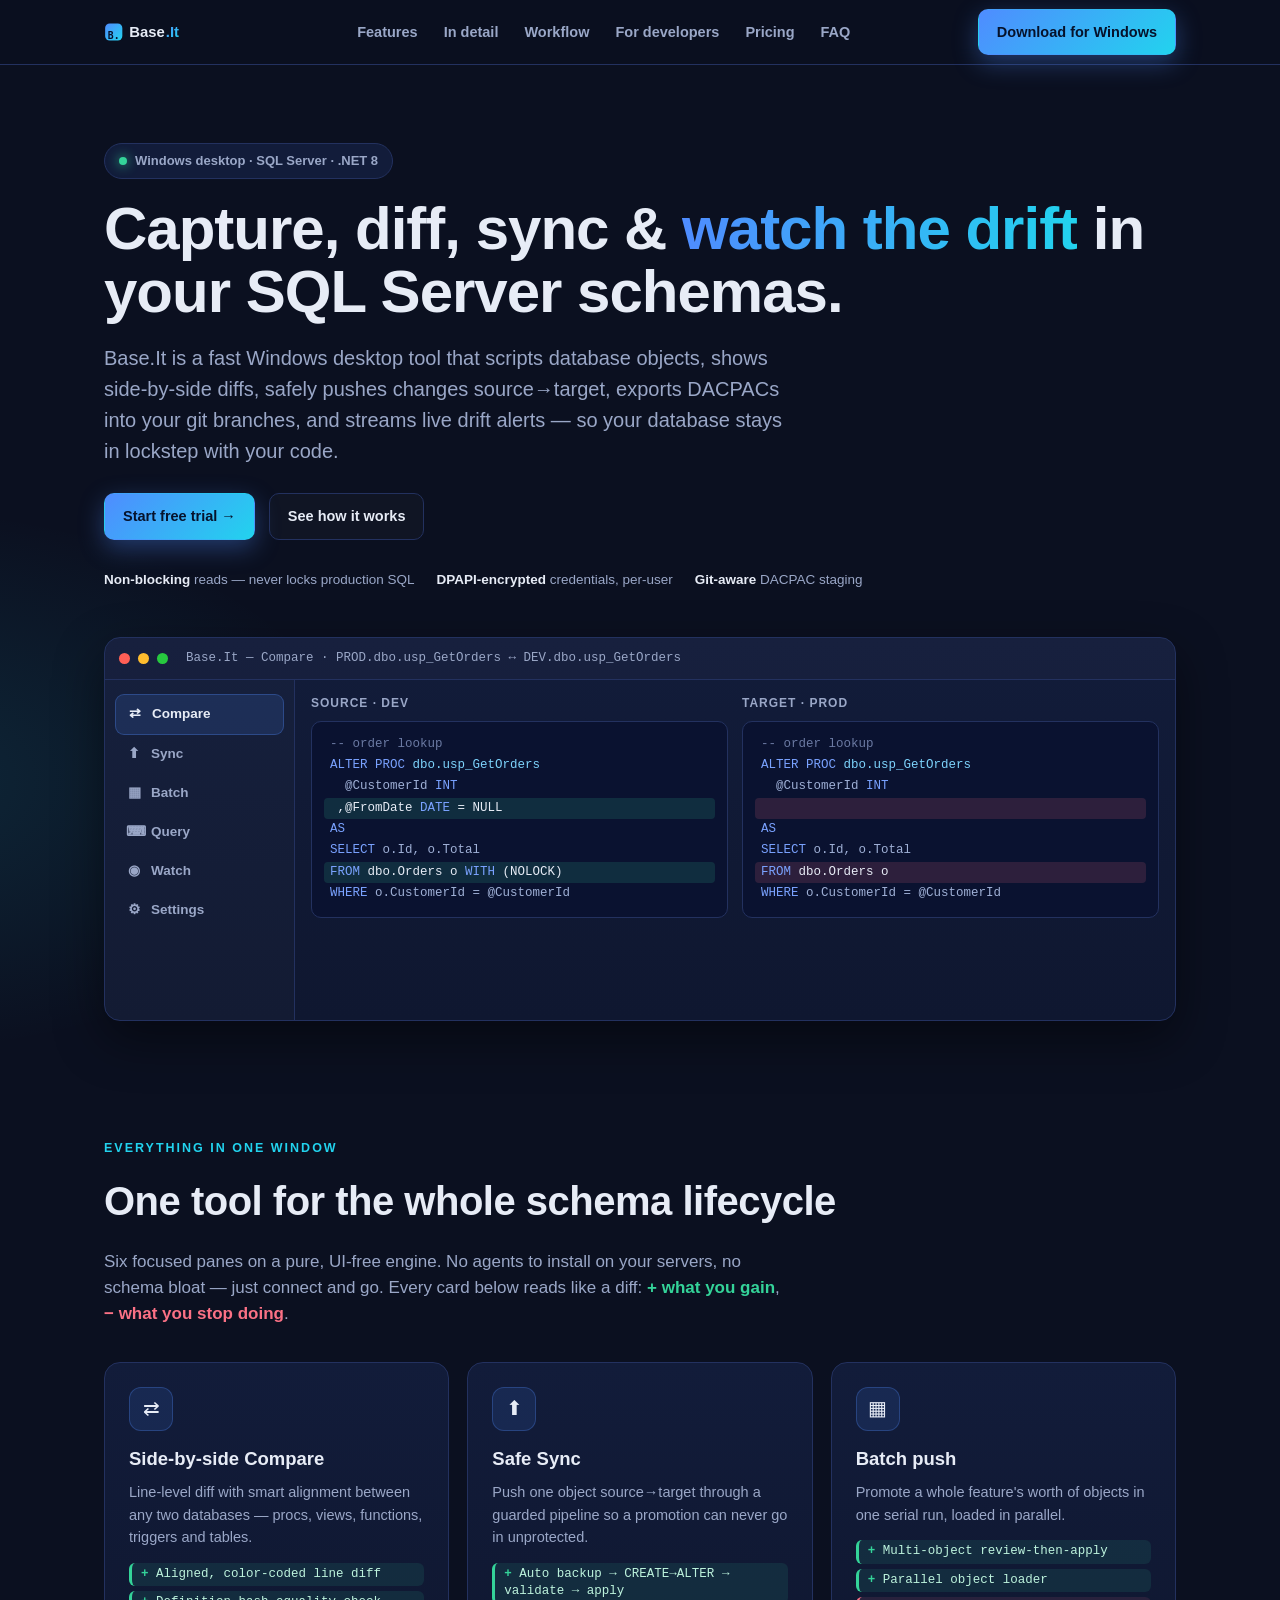
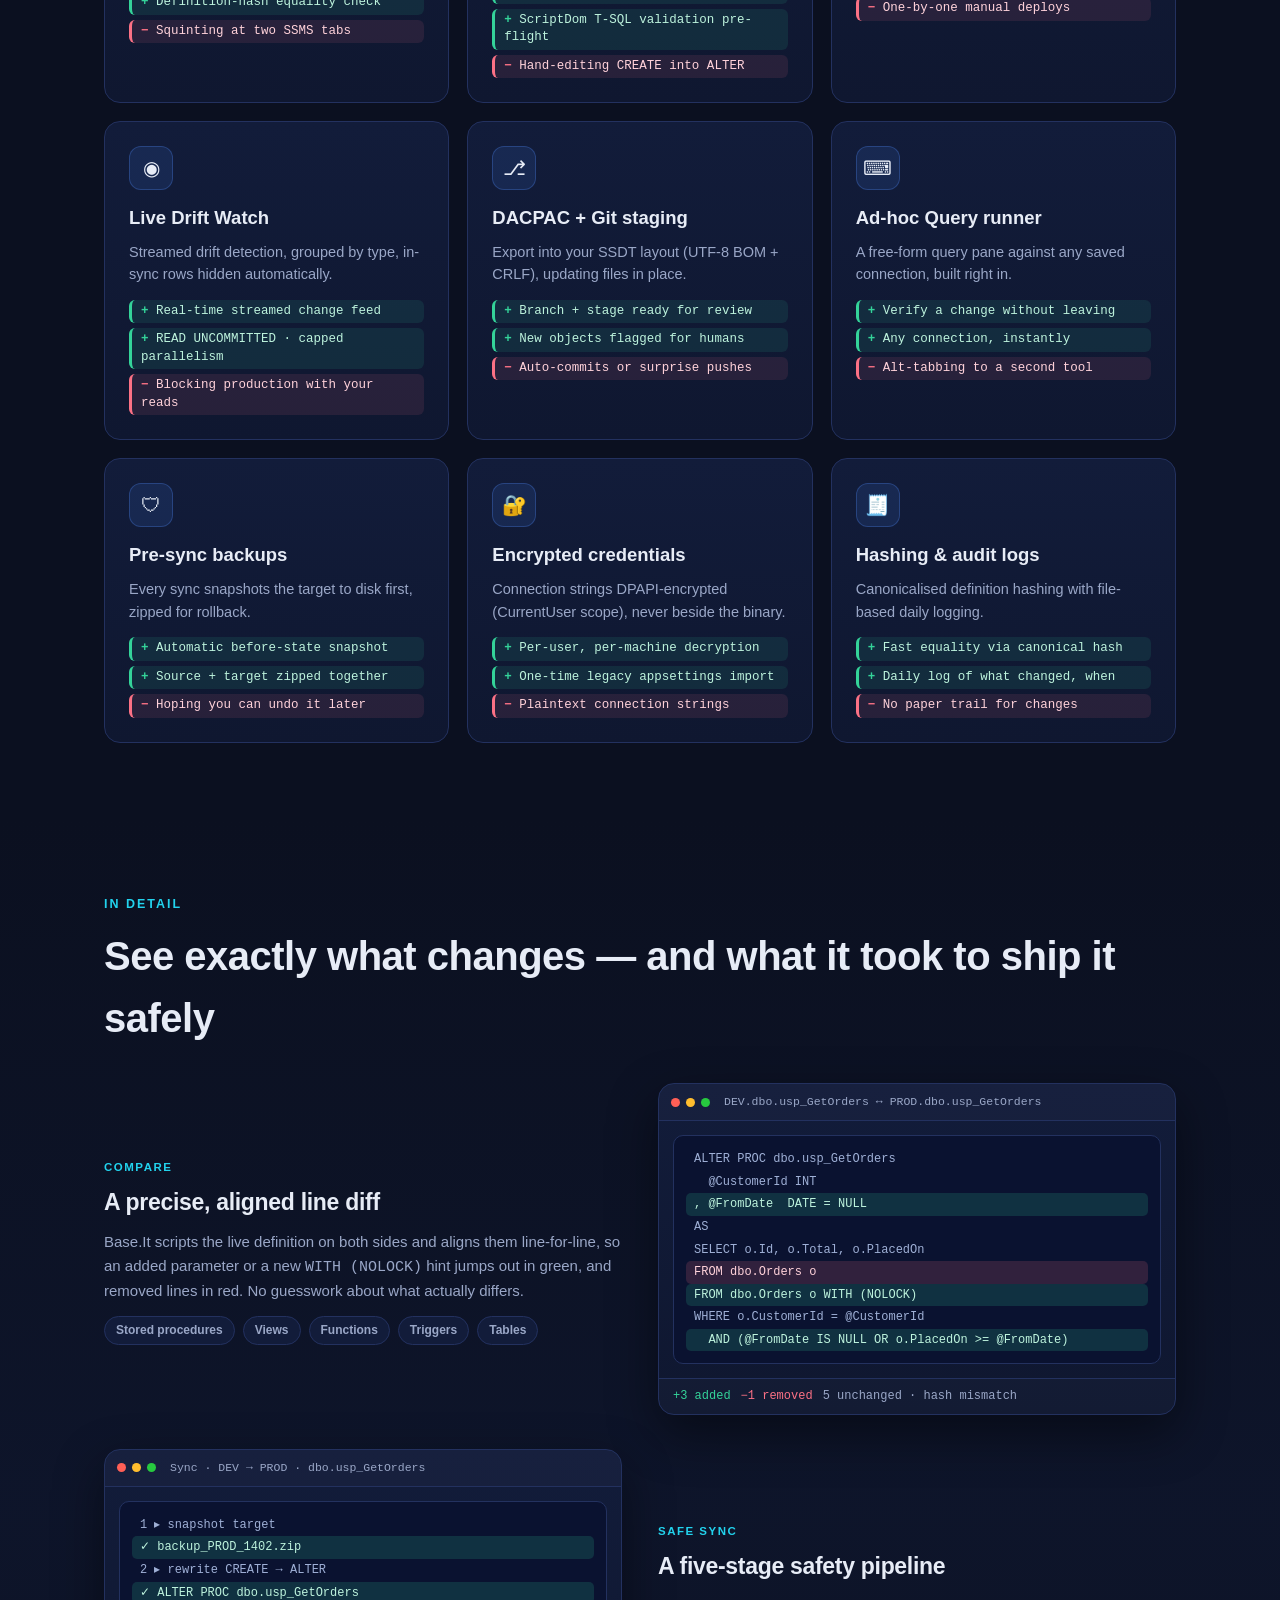
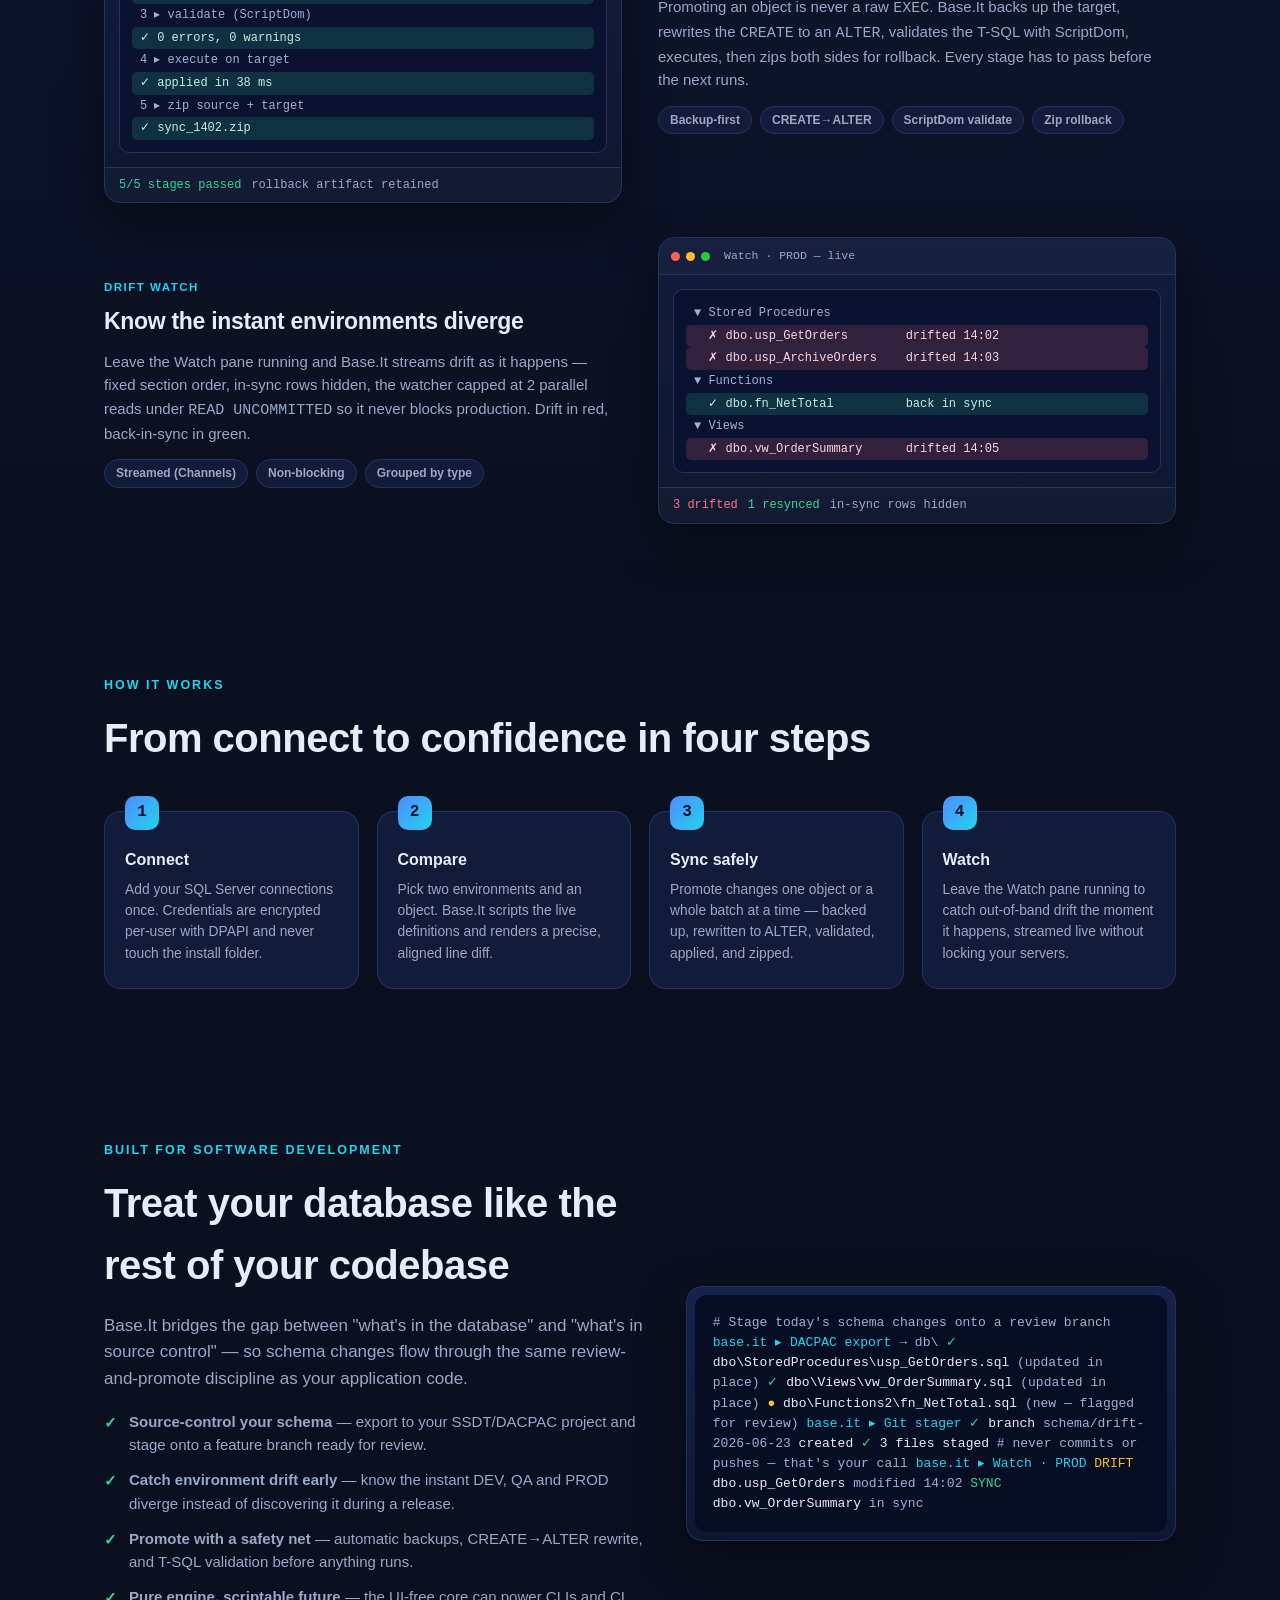
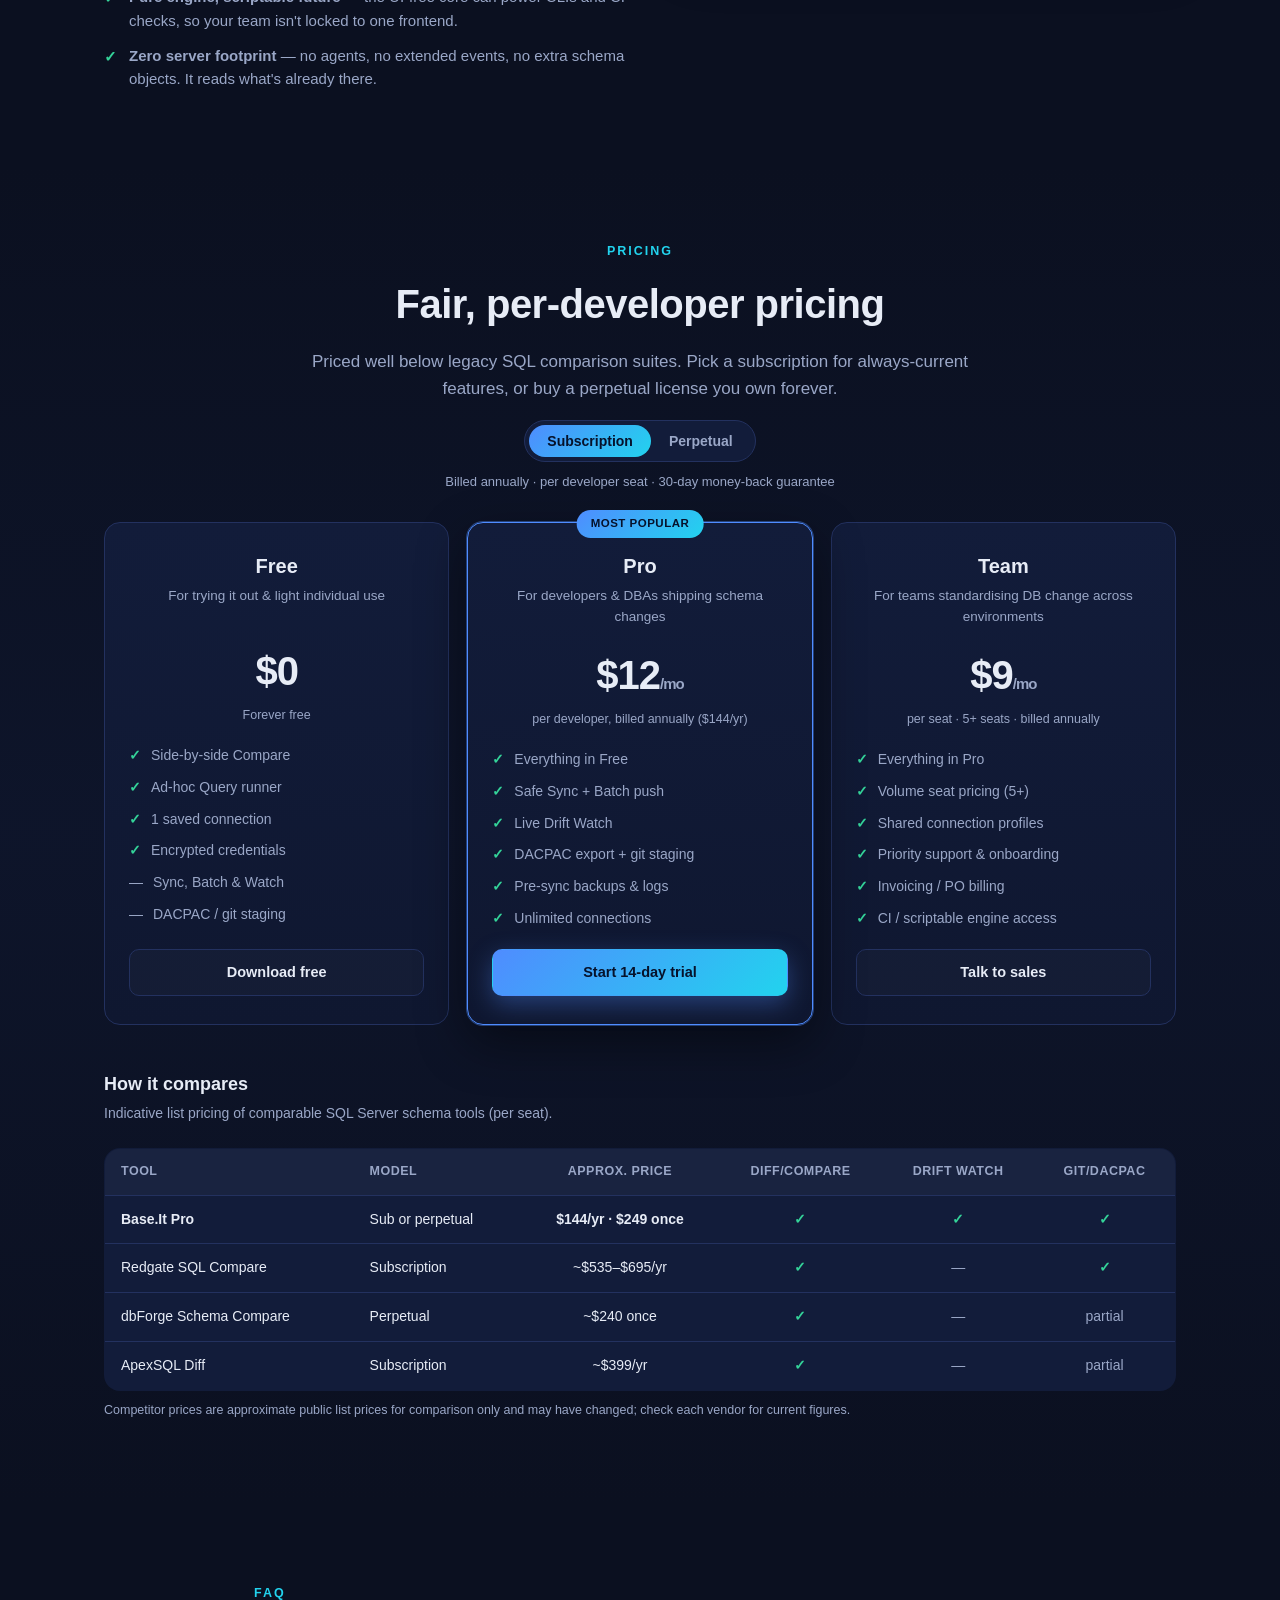
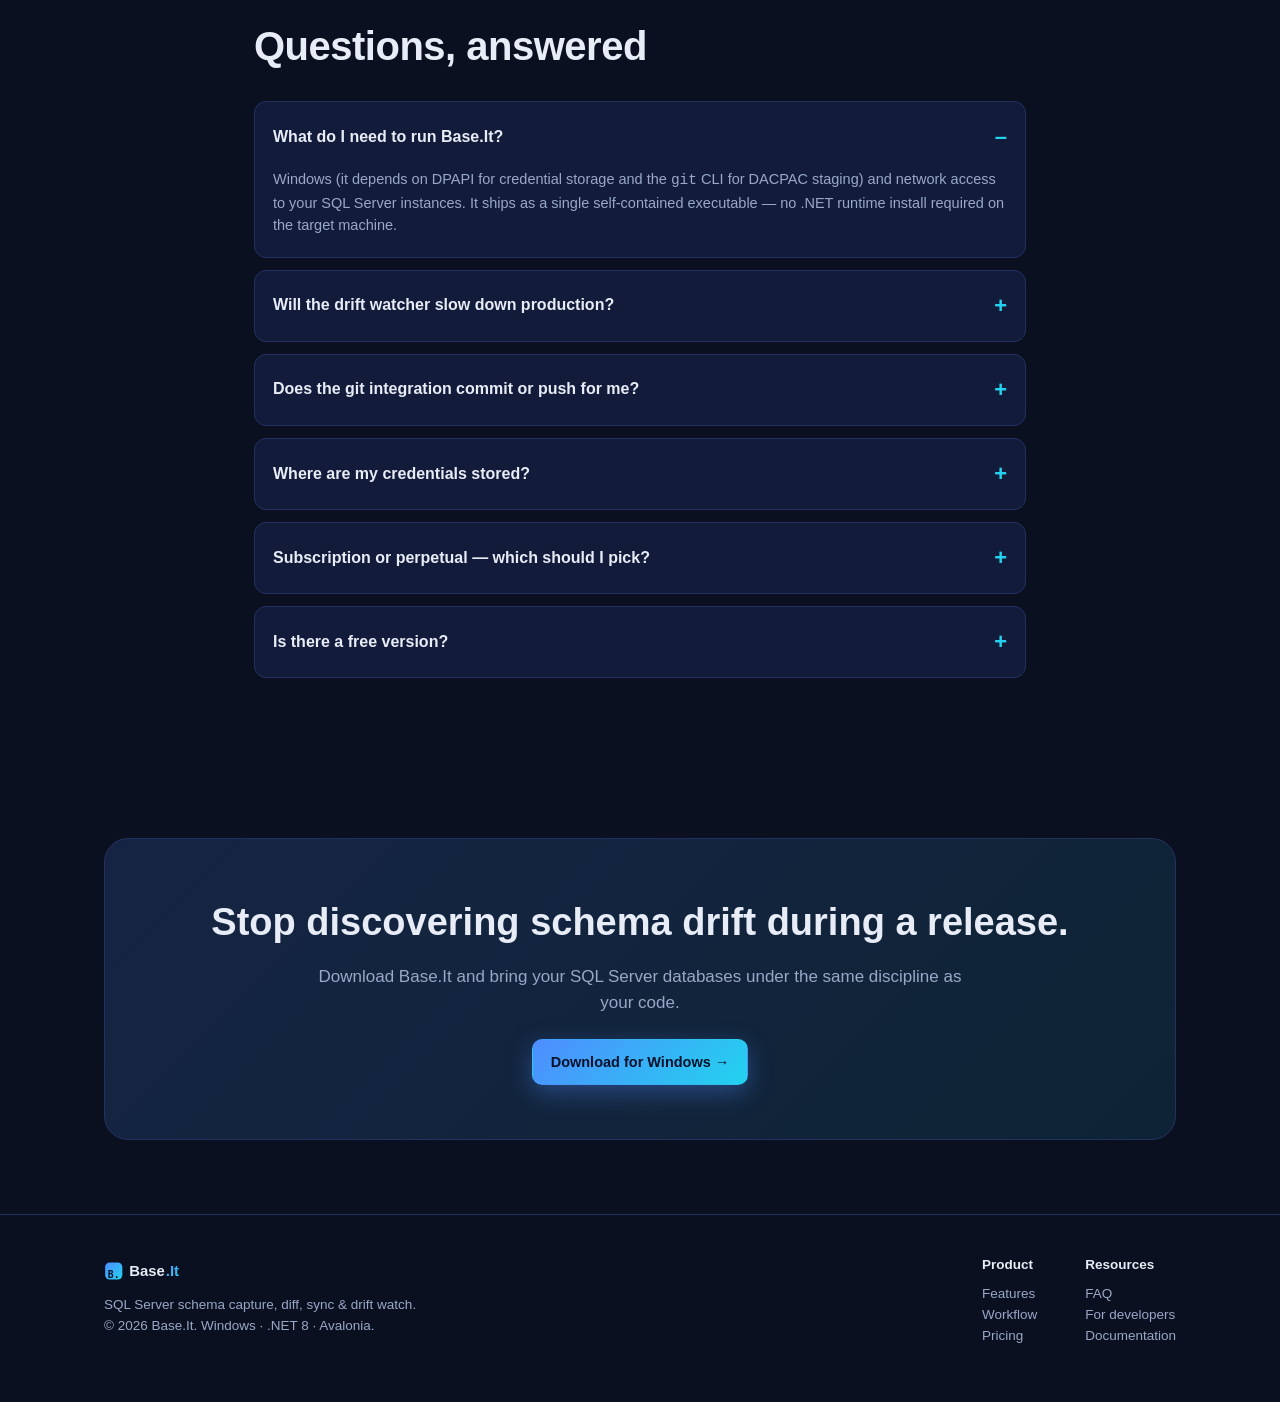
<file: website/index.html>
<!DOCTYPE html>
<html lang="en">
<head>
<meta charset="UTF-8" />
<meta name="viewport" content="width=device-width, initial-scale=1.0" />
<title>Base.It — SQL Server schema capture, diff, sync &amp; drift watch for Windows</title>
<meta name="description" content="Base.It is a Windows desktop tool for SQL Server database object capture, diff, sync, and drift-watching. Side-by-side compare, safe CREATE→ALTER sync, DACPAC/git staging, and live drift alerts — built for developers and DBAs." />
<link rel="icon" type="image/svg+xml" href="favicon.svg" />
<link rel="stylesheet" href="styles.css" />
</head>
<body>

<header class="nav">
  <div class="wrap nav-inner">
    <a class="logo" href="#" aria-label="Base.It home"><img src="logo.svg" alt="Base.It" /></a>
    <nav class="links">
      <a href="#features">Features</a>
      <a href="#spotlights">In detail</a>
      <a href="#workflow">Workflow</a>
      <a href="#developers">For developers</a>
      <a href="#pricing">Pricing</a>
      <a href="#faq">FAQ</a>
    </nav>
    <a class="btn btn-primary" href="#pricing">Download for Windows</a>
  </div>
</header>

<!-- HERO -->
<section class="hero">
  <div class="wrap">
    <span class="pill"><span class="dot"></span> Windows desktop · SQL Server · .NET 8</span>
    <h1>Capture, diff, sync &amp; <span class="brandgrad">watch the drift</span> in your SQL Server schemas.</h1>
    <p class="sub">Base.It is a fast Windows desktop tool that scripts database objects, shows side-by-side diffs, safely pushes changes source→target, exports DACPACs into your git branches, and streams live drift alerts — so your database stays in lockstep with your code.</p>
    <div class="hero-cta">
      <a class="btn btn-primary" href="#pricing">Start free trial →</a>
      <a class="btn btn-ghost" href="#workflow">See how it works</a>
    </div>
    <div class="trust">
      <span><b>Non-blocking</b> reads — never locks production SQL</span>
      <span><b>DPAPI-encrypted</b> credentials, per-user</span>
      <span><b>Git-aware</b> DACPAC staging</span>
    </div>

    <!-- Mockup -->
    <div class="mock">
      <div class="mock-bar">
        <span class="tl r"></span><span class="tl y"></span><span class="tl g"></span>
        <span class="title">Base.It — Compare · PROD.dbo.usp_GetOrders ↔ DEV.dbo.usp_GetOrders</span>
      </div>
      <div class="mock-body">
        <div class="side">
          <div class="navitem active"><span class="ic">⇄</span> Compare</div>
          <div class="navitem"><span class="ic">⬆</span> Sync</div>
          <div class="navitem"><span class="ic">▦</span> Batch</div>
          <div class="navitem"><span class="ic">⌨</span> Query</div>
          <div class="navitem"><span class="ic">◉</span> Watch</div>
          <div class="navitem"><span class="ic">⚙</span> Settings</div>
        </div>
        <div class="diff">
          <div class="row">
            <div class="col">
              <h4>Source · DEV</h4>
              <div class="code"><span class="ln same"><span class="c">-- order lookup</span></span><span class="ln same"><span class="k">ALTER PROC</span> <span class="s">dbo.usp_GetOrders</span></span><span class="ln same">  @CustomerId <span class="k">INT</span></span><span class="ln add"> ,@FromDate <span class="k">DATE</span> = NULL</span><span class="ln same"><span class="k">AS</span></span><span class="ln same"><span class="k">SELECT</span> o.Id, o.Total</span><span class="ln add"><span class="k">FROM</span> dbo.Orders o <span class="k">WITH</span> (NOLOCK)</span><span class="ln same"><span class="k">WHERE</span> o.CustomerId = @CustomerId</span></div>
            </div>
            <div class="col">
              <h4>Target · PROD</h4>
              <div class="code"><span class="ln same"><span class="c">-- order lookup</span></span><span class="ln same"><span class="k">ALTER PROC</span> <span class="s">dbo.usp_GetOrders</span></span><span class="ln same">  @CustomerId <span class="k">INT</span></span><span class="ln del">&nbsp;</span><span class="ln same"><span class="k">AS</span></span><span class="ln same"><span class="k">SELECT</span> o.Id, o.Total</span><span class="ln del"><span class="k">FROM</span> dbo.Orders o</span><span class="ln same"><span class="k">WHERE</span> o.CustomerId = @CustomerId</span></div>
            </div>
          </div>
        </div>
      </div>
    </div>
  </div>
</section>

<!-- FEATURES -->
<section id="features">
  <div class="wrap">
    <span class="eyebrow">Everything in one window</span>
    <h2 class="sec">One tool for the whole schema lifecycle</h2>
    <p class="lead">Six focused panes on a pure, UI-free engine. No agents to install on your servers, no schema bloat — just connect and go. Every card below reads like a diff: <span style="color:var(--good);font-weight:700">+ what you gain</span>, <span style="color:var(--danger);font-weight:700">− what you stop doing</span>.</p>

    <div class="grid g3" style="margin-top:34px">
      <div class="card"><div class="ico">⇄</div><h3>Side-by-side Compare</h3><p>Line-level diff with smart alignment between any two databases — procs, views, functions, triggers and tables.</p>
        <ul class="difflist">
          <li class="add">Aligned, color-coded line diff</li>
          <li class="add">Definition-hash equality check</li>
          <li class="del">Squinting at two SSMS tabs</li>
        </ul></div>
      <div class="card"><div class="ico">⬆</div><h3>Safe Sync</h3><p>Push one object source→target through a guarded pipeline so a promotion can never go in unprotected.</p>
        <ul class="difflist">
          <li class="add">Auto backup → CREATE→ALTER → validate → apply</li>
          <li class="add">ScriptDom T-SQL validation pre-flight</li>
          <li class="del">Hand-editing CREATE into ALTER</li>
        </ul></div>
      <div class="card"><div class="ico">▦</div><h3>Batch push</h3><p>Promote a whole feature's worth of objects in one serial run, loaded in parallel.</p>
        <ul class="difflist">
          <li class="add">Multi-object review-then-apply</li>
          <li class="add">Parallel object loader</li>
          <li class="del">One-by-one manual deploys</li>
        </ul></div>
      <div class="card"><div class="ico">◉</div><h3>Live Drift Watch</h3><p>Streamed drift detection, grouped by type, in-sync rows hidden automatically.</p>
        <ul class="difflist">
          <li class="add">Real-time streamed change feed</li>
          <li class="add">READ UNCOMMITTED · capped parallelism</li>
          <li class="del">Blocking production with your reads</li>
        </ul></div>
      <div class="card"><div class="ico">⎇</div><h3>DACPAC + Git staging</h3><p>Export into your SSDT layout (UTF-8 BOM + CRLF), updating files in place.</p>
        <ul class="difflist">
          <li class="add">Branch + stage ready for review</li>
          <li class="add">New objects flagged for humans</li>
          <li class="del">Auto-commits or surprise pushes</li>
        </ul></div>
      <div class="card"><div class="ico">⌨</div><h3>Ad-hoc Query runner</h3><p>A free-form query pane against any saved connection, built right in.</p>
        <ul class="difflist">
          <li class="add">Verify a change without leaving</li>
          <li class="add">Any connection, instantly</li>
          <li class="del">Alt-tabbing to a second tool</li>
        </ul></div>
      <div class="card"><div class="ico">🛡</div><h3>Pre-sync backups</h3><p>Every sync snapshots the target to disk first, zipped for rollback.</p>
        <ul class="difflist">
          <li class="add">Automatic before-state snapshot</li>
          <li class="add">Source + target zipped together</li>
          <li class="del">Hoping you can undo it later</li>
        </ul></div>
      <div class="card"><div class="ico">🔐</div><h3>Encrypted credentials</h3><p>Connection strings DPAPI-encrypted (CurrentUser scope), never beside the binary.</p>
        <ul class="difflist">
          <li class="add">Per-user, per-machine decryption</li>
          <li class="add">One-time legacy appsettings import</li>
          <li class="del">Plaintext connection strings</li>
        </ul></div>
      <div class="card"><div class="ico">🧾</div><h3>Hashing &amp; audit logs</h3><p>Canonicalised definition hashing with file-based daily logging.</p>
        <ul class="difflist">
          <li class="add">Fast equality via canonical hash</li>
          <li class="add">Daily log of what changed, when</li>
          <li class="del">No paper trail for changes</li>
        </ul></div>
    </div>
  </div>
</section>

<!-- FEATURE SPOTLIGHTS -->
<section id="spotlights" style="background:linear-gradient(180deg,transparent,rgba(18,28,58,.4),transparent)">
  <div class="wrap">
    <span class="eyebrow">In detail</span>
    <h2 class="sec">See exactly what changes — and what it took to ship it safely</h2>

    <!-- Spotlight 1: Compare -->
    <div class="spot">
      <div>
        <span class="kicker">Compare</span>
        <h3>A precise, aligned line diff</h3>
        <p>Base.It scripts the live definition on both sides and aligns them line-for-line, so an added parameter or a new <code>WITH (NOLOCK)</code> hint jumps out in green, and removed lines in red. No guesswork about what actually differs.</p>
        <div class="tags"><span>Stored procedures</span><span>Views</span><span>Functions</span><span>Triggers</span><span>Tables</span></div>
      </div>
      <div class="spot-media">
        <div class="bar"><span class="tl r"></span><span class="tl y"></span><span class="tl g"></span><span class="lbl">DEV.dbo.usp_GetOrders ↔ PROD.dbo.usp_GetOrders</span></div>
        <div class="body"><code class="codeblk"><span class="dl ctx">ALTER PROC dbo.usp_GetOrders</span><span class="dl ctx">  @CustomerId INT</span><span class="dl add">, @FromDate  DATE = NULL</span><span class="dl ctx">AS</span><span class="dl ctx">SELECT o.Id, o.Total, o.PlacedOn</span><span class="dl del">FROM dbo.Orders o</span><span class="dl add">FROM dbo.Orders o WITH (NOLOCK)</span><span class="dl ctx">WHERE o.CustomerId = @CustomerId</span><span class="dl add">  AND (@FromDate IS NULL OR o.PlacedOn >= @FromDate)</span></code></div>
        <div class="statline"><span class="g">+3 added</span><span class="r">−1 removed</span><span class="m">5 unchanged · hash mismatch</span></div>
      </div>
    </div>

    <!-- Spotlight 2: Safe Sync pipeline -->
    <div class="spot flip">
      <div>
        <span class="kicker">Safe Sync</span>
        <h3>A five-stage safety pipeline</h3>
        <p>Promoting an object is never a raw <code>EXEC</code>. Base.It backs up the target, rewrites the <code>CREATE</code> to an <code>ALTER</code>, validates the T-SQL with ScriptDom, executes, then zips both sides for rollback. Every stage has to pass before the next runs.</p>
        <div class="tags"><span>Backup-first</span><span>CREATE→ALTER</span><span>ScriptDom validate</span><span>Zip rollback</span></div>
      </div>
      <div class="spot-media">
        <div class="bar"><span class="tl r"></span><span class="tl y"></span><span class="tl g"></span><span class="lbl">Sync · DEV → PROD · dbo.usp_GetOrders</span></div>
        <div class="body"><code class="codeblk"><span class="dl ctx">1 ▸ snapshot target            </span><span class="dl add">✓ backup_PROD_1402.zip</span><span class="dl ctx">2 ▸ rewrite CREATE → ALTER     </span><span class="dl add">✓ ALTER PROC dbo.usp_GetOrders</span><span class="dl ctx">3 ▸ validate (ScriptDom)       </span><span class="dl add">✓ 0 errors, 0 warnings</span><span class="dl ctx">4 ▸ execute on target          </span><span class="dl add">✓ applied in 38 ms</span><span class="dl ctx">5 ▸ zip source + target        </span><span class="dl add">✓ sync_1402.zip</span></code></div>
        <div class="statline"><span class="g">5/5 stages passed</span><span class="m">rollback artifact retained</span></div>
      </div>
    </div>

    <!-- Spotlight 3: Drift Watch -->
    <div class="spot">
      <div>
        <span class="kicker">Drift Watch</span>
        <h3>Know the instant environments diverge</h3>
        <p>Leave the Watch pane running and Base.It streams drift as it happens — fixed section order, in-sync rows hidden, the watcher capped at 2 parallel reads under <code>READ UNCOMMITTED</code> so it never blocks production. Drift in red, back-in-sync in green.</p>
        <div class="tags"><span>Streamed (Channels)</span><span>Non-blocking</span><span>Grouped by type</span></div>
      </div>
      <div class="spot-media">
        <div class="bar"><span class="tl r"></span><span class="tl y"></span><span class="tl g"></span><span class="lbl">Watch · PROD — live</span></div>
        <div class="body"><code class="codeblk"><span class="dl ctx">▼ Stored Procedures</span><span class="dl del">  ✗ dbo.usp_GetOrders        drifted 14:02</span><span class="dl del">  ✗ dbo.usp_ArchiveOrders    drifted 14:03</span><span class="dl ctx">▼ Functions</span><span class="dl add">  ✓ dbo.fn_NetTotal          back in sync</span><span class="dl ctx">▼ Views</span><span class="dl del">  ✗ dbo.vw_OrderSummary      drifted 14:05</span></code></div>
        <div class="statline"><span class="r">3 drifted</span><span class="g">1 resynced</span><span class="m">in-sync rows hidden</span></div>
      </div>
    </div>
  </div>
</section>

<!-- WORKFLOW -->
<section id="workflow">
  <div class="wrap">
    <span class="eyebrow">How it works</span>
    <h2 class="sec">From connect to confidence in four steps</h2>
    <div class="steps" style="margin-top:42px">
      <div class="step"><h4>Connect</h4><p>Add your SQL Server connections once. Credentials are encrypted per-user with DPAPI and never touch the install folder.</p></div>
      <div class="step"><h4>Compare</h4><p>Pick two environments and an object. Base.It scripts the live definitions and renders a precise, aligned line diff.</p></div>
      <div class="step"><h4>Sync safely</h4><p>Promote changes one object or a whole batch at a time — backed up, rewritten to ALTER, validated, applied, and zipped.</p></div>
      <div class="step"><h4>Watch</h4><p>Leave the Watch pane running to catch out-of-band drift the moment it happens, streamed live without locking your servers.</p></div>
    </div>
  </div>
</section>

<!-- FOR DEVELOPERS -->
<section id="developers">
  <div class="wrap split">
    <div>
      <span class="eyebrow">Built for software development</span>
      <h2 class="sec">Treat your database like the rest of your codebase</h2>
      <p class="lead">Base.It bridges the gap between "what's in the database" and "what's in source control" — so schema changes flow through the same review-and-promote discipline as your application code.</p>
      <ul class="checklist">
        <li><span class="ck">✓</span> <span><b>Source-control your schema</b> — export to your SSDT/DACPAC project and stage onto a feature branch ready for review.</span></li>
        <li><span class="ck">✓</span> <span><b>Catch environment drift early</b> — know the instant DEV, QA and PROD diverge instead of discovering it during a release.</span></li>
        <li><span class="ck">✓</span> <span><b>Promote with a safety net</b> — automatic backups, CREATE→ALTER rewrite, and T-SQL validation before anything runs.</span></li>
        <li><span class="ck">✓</span> <span><b>Pure engine, scriptable future</b> — the UI-free core can power CLIs and CI checks, so your team isn't locked to one frontend.</span></li>
        <li><span class="ck">✓</span> <span><b>Zero server footprint</b> — no agents, no extended events, no extra schema objects. It reads what's already there.</span></li>
      </ul>
    </div>
    <div class="panelbox">
      <div class="term"><span class="o"># Stage today's schema changes onto a review branch</span>
<span class="p">base.it ▸ DACPAC export</span> <span class="o">→ db\</span>
<span class="ok">✓</span> dbo\StoredProcedures\usp_GetOrders.sql  <span class="o">(updated in place)</span>
<span class="ok">✓</span> dbo\Views\vw_OrderSummary.sql          <span class="o">(updated in place)</span>
<span class="w">●</span> dbo\Functions2\fn_NetTotal.sql         <span class="o">(new — flagged for review)</span>

<span class="p">base.it ▸ Git stager</span>
<span class="ok">✓</span> branch <span class="o">schema/drift-2026-06-23</span> created
<span class="ok">✓</span> 3 files staged
<span class="o"># never commits or pushes — that's your call</span>

<span class="p">base.it ▸ Watch · PROD</span>
<span class="w">DRIFT</span> dbo.usp_GetOrders  <span class="o">modified 14:02</span>
<span class="ok">SYNC</span>  dbo.vw_OrderSummary <span class="o">in sync</span></div>
    </div>
  </div>
</section>

<!-- PRICING -->
<section id="pricing" style="background:linear-gradient(180deg,transparent,rgba(18,28,58,.4),transparent)">
  <div class="wrap" style="text-align:center">
    <span class="eyebrow">Pricing</span>
    <h2 class="sec">Fair, per-developer pricing</h2>
    <p class="lead" style="margin:0 auto">Priced well below legacy SQL comparison suites. Pick a subscription for always-current features, or buy a perpetual license you own forever.</p>

    <div class="toggle" role="tablist">
      <button id="tab-sub" class="on" onclick="setMode('sub')">Subscription</button>
      <button id="tab-perp" onclick="setMode('perp')">Perpetual</button>
    </div>
    <div class="muted" id="billnote" style="margin-top:10px;font-size:13px">Billed annually · per developer seat · 30-day money-back guarantee</div>

    <div class="prices">
      <!-- FREE -->
      <div class="price">
        <h3>Free</h3>
        <div class="who">For trying it out &amp; light individual use</div>
        <div class="amount">$0</div>
        <div class="perpetual-note">Forever free</div>
        <ul>
          <li><span class="ck">✓</span> Side-by-side Compare</li>
          <li><span class="ck">✓</span> Ad-hoc Query runner</li>
          <li><span class="ck">✓</span> 1 saved connection</li>
          <li><span class="ck">✓</span> Encrypted credentials</li>
          <li><span class="no">—</span> Sync, Batch &amp; Watch</li>
          <li><span class="no">—</span> DACPAC / git staging</li>
        </ul>
        <a class="btn btn-ghost" href="#">Download free</a>
      </div>

      <!-- PRO (featured) -->
      <div class="price feature">
        <span class="tag">MOST POPULAR</span>
        <h3>Pro</h3>
        <div class="who">For developers &amp; DBAs shipping schema changes</div>
        <div class="amount" data-sub="$12<small>/mo</small>" data-perp="$249">$12<small>/mo</small></div>
        <div class="perpetual-note" data-sub="per developer, billed annually ($144/yr)" data-perp="one-time · 1 year of updates included">per developer, billed annually ($144/yr)</div>
        <ul>
          <li><span class="ck">✓</span> Everything in Free</li>
          <li><span class="ck">✓</span> Safe Sync + Batch push</li>
          <li><span class="ck">✓</span> Live Drift Watch</li>
          <li><span class="ck">✓</span> DACPAC export + git staging</li>
          <li><span class="ck">✓</span> Pre-sync backups &amp; logs</li>
          <li><span class="ck">✓</span> Unlimited connections</li>
        </ul>
        <a class="btn btn-primary" href="#">Start 14-day trial</a>
      </div>

      <!-- TEAM -->
      <div class="price">
        <h3>Team</h3>
        <div class="who">For teams standardising DB change across environments</div>
        <div class="amount" data-sub="$9<small>/mo</small>" data-perp="$199">$9<small>/mo</small></div>
        <div class="perpetual-note" data-sub="per seat · 5+ seats · billed annually" data-perp="per seat · 5+ seats · 1 year of updates">per seat · 5+ seats · billed annually</div>
        <ul>
          <li><span class="ck">✓</span> Everything in Pro</li>
          <li><span class="ck">✓</span> Volume seat pricing (5+)</li>
          <li><span class="ck">✓</span> Shared connection profiles</li>
          <li><span class="ck">✓</span> Priority support &amp; onboarding</li>
          <li><span class="ck">✓</span> Invoicing / PO billing</li>
          <li><span class="ck">✓</span> CI / scriptable engine access</li>
        </ul>
        <a class="btn btn-ghost" href="#">Talk to sales</a>
      </div>
    </div>

    <!-- Competitive comparison -->
    <div style="text-align:left;margin-top:46px">
      <h3 style="font-size:18px;margin-bottom:4px">How it compares</h3>
      <p class="muted" style="font-size:14px;margin-top:0">Indicative list pricing of comparable SQL Server schema tools (per seat).</p>
      <table class="cmp">
        <thead>
          <tr><th>Tool</th><th>Model</th><th class="center">Approx. price</th><th class="center">Diff/Compare</th><th class="center">Drift watch</th><th class="center">Git/DACPAC</th></tr>
        </thead>
        <tbody>
          <tr><td><b>Base.It Pro</b></td><td>Sub or perpetual</td><td class="center"><b>$144/yr · $249 once</b></td><td class="center yes">✓</td><td class="center yes">✓</td><td class="center yes">✓</td></tr>
          <tr><td>Redgate SQL Compare</td><td>Subscription</td><td class="center">~$535–$695/yr</td><td class="center yes">✓</td><td class="center no">—</td><td class="center yes">✓</td></tr>
          <tr><td>dbForge Schema Compare</td><td>Perpetual</td><td class="center">~$240 once</td><td class="center yes">✓</td><td class="center no">—</td><td class="center no">partial</td></tr>
          <tr><td>ApexSQL Diff</td><td>Subscription</td><td class="center">~$399/yr</td><td class="center yes">✓</td><td class="center no">—</td><td class="center no">partial</td></tr>
        </tbody>
      </table>
      <p class="muted" style="font-size:12.5px;margin-top:10px">Competitor prices are approximate public list prices for comparison only and may have changed; check each vendor for current figures.</p>
    </div>
  </div>
</section>

<!-- FAQ -->
<section id="faq">
  <div class="wrap" style="max-width:820px">
    <span class="eyebrow">FAQ</span>
    <h2 class="sec">Questions, answered</h2>
    <div style="margin-top:24px">
      <details open><summary>What do I need to run Base.It?</summary><p>Windows (it depends on DPAPI for credential storage and the <code>git</code> CLI for DACPAC staging) and network access to your SQL Server instances. It ships as a single self-contained executable — no .NET runtime install required on the target machine.</p></details>
      <details><summary>Will the drift watcher slow down production?</summary><p>No. Every catalog read runs under <code>READ UNCOMMITTED</code> with a short lock timeout, and drift detection caps parallelism so the watcher never blocks your production SQL. It's designed to observe, not interfere.</p></details>
      <details><summary>Does the git integration commit or push for me?</summary><p>Never. The git stager only creates a branch and stages files. Committing, pushing, and opening PRs stay entirely in your hands, so it fits any review workflow.</p></details>
      <details><summary>Where are my credentials stored?</summary><p>Connection strings are encrypted with Windows DPAPI under the CurrentUser scope and live in your per-user app data folder — never beside the binary. Only the same Windows user on the same machine can decrypt them.</p></details>
      <details><summary>Subscription or perpetual — which should I pick?</summary><p>Choose subscription if you want continuous feature updates and the lowest entry cost. Choose perpetual if you prefer to own the license outright; it includes one year of updates, after which a discounted maintenance renewal keeps you current.</p></details>
      <details><summary>Is there a free version?</summary><p>Yes — the Free tier gives you unlimited Compare and the Query runner with one saved connection, forever. Upgrade to Pro when you need Sync, Batch, Watch, and DACPAC/git staging.</p></details>
    </div>
  </div>
</section>

<!-- CTA BAND -->
<section>
  <div class="wrap">
    <div class="band">
      <h2>Stop discovering schema drift during a release.</h2>
      <p class="lead" style="margin:0 auto 22px">Download Base.It and bring your SQL Server databases under the same discipline as your code.</p>
      <a class="btn btn-primary" href="#pricing">Download for Windows →</a>
    </div>
  </div>
</section>

<footer>
  <div class="wrap foot">
    <div>
      <div class="logo" style="margin-bottom:8px"><img src="logo.svg" alt="Base.It" /></div>
      <div class="muted">SQL Server schema capture, diff, sync &amp; drift watch.<br>© 2026 Base.It. Windows · .NET 8 · Avalonia.</div>
    </div>
    <div style="display:flex;gap:48px;flex-wrap:wrap">
      <div><div style="color:var(--ink);font-weight:700;margin-bottom:8px">Product</div>
        <div><a href="#features">Features</a></div><div><a href="#workflow">Workflow</a></div><div><a href="#pricing">Pricing</a></div></div>
      <div><div style="color:var(--ink);font-weight:700;margin-bottom:8px">Resources</div>
        <div><a href="#faq">FAQ</a></div><div><a href="#developers">For developers</a></div><div><a href="#">Documentation</a></div></div>
    </div>
  </div>
</footer>

<script src="main.js"></script>
</body>
</html>
</file>
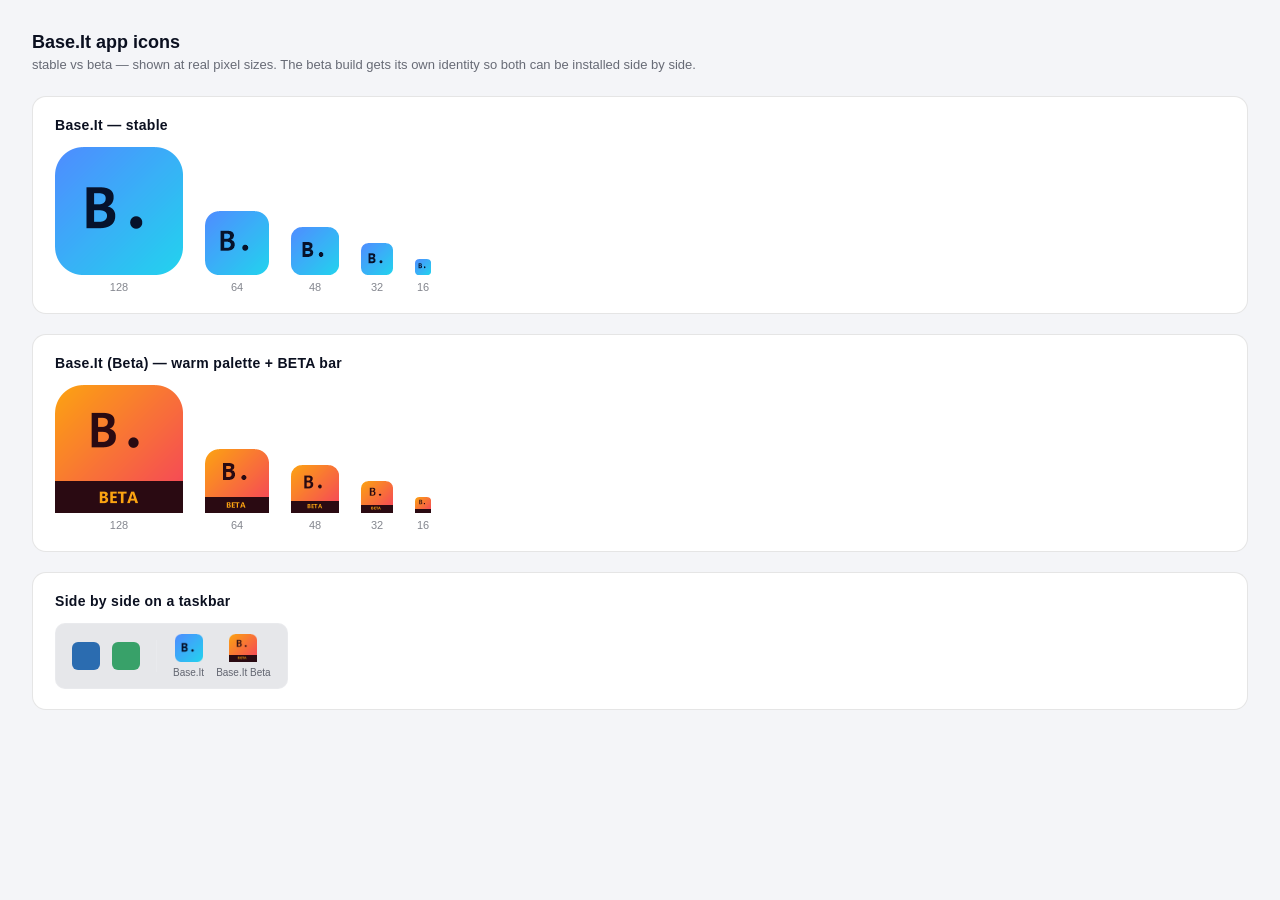
<file: branding/preview.html>
<!doctype html>
<html lang="en">
<head>
<meta charset="utf-8"/>
<meta name="viewport" content="width=device-width, initial-scale=1"/>
<title>Base.It icons — stable vs beta</title>
<style>
  :root{color-scheme:dark light}
  body{margin:0;padding:32px;background:#0d1017;color:#e7ecf6;font-family:'Inter',Segoe UI,Arial,sans-serif}
  h1{font-size:18px;margin:0 0 4px}
  p.sub{opacity:.6;margin:0 0 24px;font-size:13px}
  .card{border:1px solid rgba(255,255,255,.14);border-radius:14px;padding:20px 22px;margin-bottom:20px;background:rgba(255,255,255,.03)}
  .title{font-size:14px;font-weight:700;margin-bottom:14px;letter-spacing:.3px}
  .row{display:flex;align-items:flex-end;gap:22px;flex-wrap:wrap}
  .cell{display:flex;flex-direction:column;align-items:center;gap:6px}
  .cell img{image-rendering:auto;display:block}
  .cap{font-size:11px;opacity:.5}
  .tb{display:flex;align-items:center;gap:12px;background:#1b1b1f;border:1px solid rgba(255,255,255,.12);border-radius:10px;padding:10px 16px;width:max-content}
  .tb .stub{width:28px;height:28px;border-radius:6px}
  .tb .lbl{display:flex;flex-direction:column;align-items:center;gap:5px}
  .tb .lbl span{font-size:10px;opacity:.6}
  .sep{width:1px;height:32px;background:rgba(255,255,255,.14);margin:0 4px}
  @media (prefers-color-scheme:light){body{background:#f4f5f8;color:#0b1020}.card{background:#fff;border-color:rgba(0,0,0,.1)}.tb{background:#e6e7ea}}
</style>
</head>
<body>
  <h1>Base.It app icons</h1>
  <p class="sub">stable vs beta — shown at real pixel sizes. The beta build gets its own identity so both can be installed side by side.</p>

  <div class="card">
    <div class="title">Base.It — stable</div>
    <div class="row">
      <div class="cell"><img src="icon-256.png" width="128" height="128" alt=""><div class="cap">128</div></div>
      <div class="cell"><img src="icon-64.png" width="64" height="64" alt=""><div class="cap">64</div></div>
      <div class="cell"><img src="icon-48.png" width="48" height="48" alt=""><div class="cap">48</div></div>
      <div class="cell"><img src="icon-32.png" width="32" height="32" alt=""><div class="cap">32</div></div>
      <div class="cell"><img src="icon-16.png" width="16" height="16" alt=""><div class="cap">16</div></div>
    </div>
  </div>

  <div class="card">
    <div class="title">Base.It (Beta) — warm palette + BETA bar</div>
    <div class="row">
      <div class="cell"><img src="icon-beta-256.png" width="128" height="128" alt=""><div class="cap">128</div></div>
      <div class="cell"><img src="icon-beta-64.png" width="64" height="64" alt=""><div class="cap">64</div></div>
      <div class="cell"><img src="icon-beta-48.png" width="48" height="48" alt=""><div class="cap">48</div></div>
      <div class="cell"><img src="icon-beta-32.png" width="32" height="32" alt=""><div class="cap">32</div></div>
      <div class="cell"><img src="icon-beta-16.png" width="16" height="16" alt=""><div class="cap">16</div></div>
    </div>
  </div>

  <div class="card">
    <div class="title">Side by side on a taskbar</div>
    <div class="tb">
      <div class="stub" style="background:#2b6cb0"></div>
      <div class="stub" style="background:#38a169"></div>
      <div class="sep"></div>
      <div class="lbl"><img src="icon-32.png" width="28" height="28" alt=""><span>Base.It</span></div>
      <div class="lbl"><img src="icon-beta-32.png" width="28" height="28" alt=""><span>Base.It Beta</span></div>
    </div>
  </div>
</body>
</html>
</file>
<file: website/styles.css>
:root{
  --bg:#0b1020;
  --bg-2:#0f1730;
  --panel:#121c3a;
  --panel-2:#16224a;
  --ink:#e7ecf6;
  --muted:#9aa7c7;
  --line:#23315f;
  --brand:#4f8cff;
  --brand-2:#22d3ee;
  --good:#34d399;
  --warn:#fbbf24;
  --danger:#fb7185;
  --radius:16px;
  --maxw:1120px;
  --shadow:0 18px 50px rgba(0,0,0,.45);
  --mono:ui-monospace,SFMono-Regular,Menlo,Consolas,"Liberation Mono",monospace;
  --sans:Inter,-apple-system,BlinkMacSystemFont,"Segoe UI",Roboto,Helvetica,Arial,sans-serif;
}
*{box-sizing:border-box}
html{scroll-behavior:smooth}
body{
  margin:0;font-family:var(--sans);color:var(--ink);
  background:
    radial-gradient(1100px 600px at 80% -10%,rgba(79,140,255,.18),transparent 60%),
    radial-gradient(900px 500px at -10% 10%,rgba(34,211,238,.12),transparent 55%),
    var(--bg);
  line-height:1.55;
}
a{color:inherit;text-decoration:none}
.wrap{max-width:var(--maxw);margin:0 auto;padding:0 24px}
.muted{color:var(--muted)}
.brandgrad{background:linear-gradient(90deg,var(--brand),var(--brand-2));-webkit-background-clip:text;background-clip:text;color:transparent}

/* Nav */
header.nav{position:sticky;top:0;z-index:50;backdrop-filter:blur(10px);
  background:rgba(11,16,32,.7);border-bottom:1px solid var(--line)}
.nav-inner{display:flex;align-items:center;justify-content:space-between;height:64px}
.logo{display:flex;align-items:center;gap:10px;font-weight:800;letter-spacing:.2px;font-size:18px}
.logo img{height:32px;width:auto;display:block}
nav.links{display:flex;gap:26px;align-items:center}
nav.links a{color:var(--muted);font-size:14.5px;font-weight:600}
nav.links a:hover{color:var(--ink)}
.btn{display:inline-flex;align-items:center;gap:8px;border-radius:10px;padding:11px 18px;font-weight:700;
  font-size:14.5px;border:1px solid transparent;cursor:pointer;transition:transform .08s ease,box-shadow .2s}
.btn:active{transform:translateY(1px)}
.btn-primary{background:linear-gradient(135deg,var(--brand),var(--brand-2));color:#06122b;box-shadow:0 8px 24px rgba(79,140,255,.35)}
.btn-ghost{border-color:var(--line);color:var(--ink);background:rgba(255,255,255,.02)}
.btn-ghost:hover{border-color:var(--brand)}

/* Hero */
.hero{padding:78px 0 40px}
.hero h1{font-size:clamp(34px,5.4vw,60px);line-height:1.05;margin:18px 0 16px;font-weight:850;letter-spacing:-1px}
.hero p.sub{font-size:clamp(16px,2vw,20px);color:var(--muted);max-width:680px}
.pill{display:inline-flex;align-items:center;gap:8px;border:1px solid var(--line);background:var(--panel);
  padding:7px 14px;border-radius:999px;font-size:13px;font-weight:600;color:var(--muted)}
.pill .dot{width:8px;height:8px;border-radius:50%;background:var(--good);box-shadow:0 0 12px var(--good)}
.hero-cta{display:flex;gap:14px;flex-wrap:wrap;margin-top:26px}
.trust{display:flex;gap:22px;flex-wrap:wrap;margin-top:30px;color:var(--muted);font-size:13.5px}
.trust b{color:var(--ink)}

/* App mockup */
.mock{margin-top:46px;border:1px solid var(--line);border-radius:var(--radius);overflow:hidden;
  background:linear-gradient(180deg,var(--panel),var(--bg-2));box-shadow:var(--shadow)}
.mock-bar{display:flex;align-items:center;gap:8px;padding:11px 14px;border-bottom:1px solid var(--line);background:rgba(255,255,255,.02)}
.mock-bar .tl{width:11px;height:11px;border-radius:50%}
.mock-bar .tl.r{background:#ff5f56}.mock-bar .tl.y{background:#ffbd2e}.mock-bar .tl.g{background:#27c93f}
.mock-bar .title{margin-left:10px;font-size:12.5px;color:var(--muted);font-family:var(--mono)}
.mock-body{display:grid;grid-template-columns:190px 1fr;min-height:340px}
.side{border-right:1px solid var(--line);padding:14px 10px;background:rgba(255,255,255,.015)}
.side .navitem{display:flex;align-items:center;gap:9px;padding:9px 11px;border-radius:9px;color:var(--muted);font-size:13.5px;font-weight:600}
.side .navitem.active{background:rgba(79,140,255,.14);color:var(--ink);border:1px solid rgba(79,140,255,.3)}
.side .navitem .ic{width:16px;text-align:center}
.diff{padding:14px 16px;font-family:var(--mono);font-size:12.5px;overflow:auto}
.diff .row{display:grid;grid-template-columns:1fr 1fr;gap:14px}
.diff .col h4{margin:0 0 8px;font-family:var(--sans);font-size:12px;text-transform:uppercase;letter-spacing:1px;color:var(--muted)}
.code{background:#0a1230;border:1px solid var(--line);border-radius:10px;padding:12px;white-space:pre;overflow:auto}
.ln{display:block;padding:1px 6px;border-radius:4px}
.ln.add{background:rgba(52,211,153,.14)}
.ln.del{background:rgba(251,113,133,.14)}
.ln.same{color:#9fb0d6}
.k{color:#7aa2ff}.s{color:#7dd3fc}.c{color:#6b7aa3}

/* Sections */
section{padding:74px 0}
.eyebrow{color:var(--brand-2);font-weight:800;letter-spacing:2px;text-transform:uppercase;font-size:12.5px}
h2.sec{font-size:clamp(26px,3.6vw,40px);margin:10px 0 14px;font-weight:820;letter-spacing:-.5px}
.lead{color:var(--muted);max-width:680px;font-size:17px}

.grid{display:grid;gap:18px}
.g3{grid-template-columns:repeat(3,1fr)}
.g2{grid-template-columns:repeat(2,1fr)}
.card{background:linear-gradient(180deg,var(--panel),var(--bg-2));border:1px solid var(--line);
  border-radius:var(--radius);padding:24px;transition:transform .15s ease,border-color .2s}
.card:hover{transform:translateY(-4px);border-color:var(--brand)}
.card .ico{width:44px;height:44px;border-radius:12px;display:grid;place-items:center;font-size:20px;
  background:rgba(79,140,255,.12);border:1px solid rgba(79,140,255,.28);margin-bottom:14px}
.card h3{margin:0 0 8px;font-size:18.5px}
.card p{margin:0;color:var(--muted);font-size:14.5px}

/* Diff-styled feature bullets */
.difflist{list-style:none;padding:0;margin:14px 0 0;display:grid;gap:5px;font-family:var(--mono);font-size:12.5px}
.difflist li{padding:3px 9px;border-radius:6px;border-left:3px solid transparent;line-height:1.4}
.difflist li.add{background:rgba(52,211,153,.10);border-left-color:var(--good);color:#bdf3dd}
.difflist li.add::before{content:"+ ";color:var(--good);font-weight:800}
.difflist li.del{background:rgba(251,113,133,.10);border-left-color:var(--danger);color:#ffd2da}
.difflist li.del::before{content:"− ";color:var(--danger);font-weight:800}
.difflist li.ctx{color:var(--muted)}
.difflist li.ctx::before{content:"\00a0\00a0"}

/* Feature spotlight rows */
.spot{display:grid;grid-template-columns:1fr 1fr;gap:36px;align-items:center;margin-top:34px}
.spot.flip .spot-media{order:-1}
.spot-media{background:linear-gradient(180deg,var(--panel),var(--bg-2));border:1px solid var(--line);
  border-radius:var(--radius);overflow:hidden;box-shadow:var(--shadow)}
.spot-media .bar{display:flex;align-items:center;gap:6px;padding:9px 12px;border-bottom:1px solid var(--line);background:rgba(255,255,255,.02)}
.spot-media .bar .tl{width:9px;height:9px;border-radius:50%}
.spot-media .bar .tl.r{background:#ff5f56}.spot-media .bar .tl.y{background:#ffbd2e}.spot-media .bar .tl.g{background:#27c93f}
.spot-media .bar .lbl{margin-left:8px;font-family:var(--mono);font-size:11.5px;color:var(--muted)}
.spot-media .body{padding:14px;font-family:var(--mono);font-size:12px;overflow:auto}
.spot h3{font-size:23px;margin:6px 0 10px;letter-spacing:-.3px}
.spot .kicker{color:var(--brand-2);font-weight:800;letter-spacing:1.5px;text-transform:uppercase;font-size:11.5px}
.spot p{color:var(--muted);font-size:15px;margin:0 0 14px}
.codeblk{display:block;background:#0a1230;border:1px solid var(--line);border-radius:10px;padding:12px;white-space:pre;overflow:auto;font-size:12px}
.dl{display:block;padding:2px 8px;border-radius:5px}
.dl.add{background:rgba(52,211,153,.16);color:#bdf3dd}
.dl.del{background:rgba(251,113,133,.16);color:#ffd2da}
.dl.ctx{color:#9fb0d6}
.tags{display:flex;flex-wrap:wrap;gap:8px;margin-top:6px}
.tags span{font-size:12px;font-weight:600;color:var(--muted);border:1px solid var(--line);background:var(--panel);padding:4px 11px;border-radius:999px}
.statline{display:flex;gap:10px;font-family:var(--mono);font-size:12px;padding:8px 14px;border-top:1px solid var(--line);background:rgba(255,255,255,.015)}
.statline .g{color:var(--good)}.statline .r{color:var(--danger)}.statline .m{color:var(--muted)}

/* Workflow steps */
.steps{counter-reset:step;display:grid;grid-template-columns:repeat(4,1fr);gap:18px}
.step{position:relative;background:var(--panel);border:1px solid var(--line);border-radius:var(--radius);padding:24px 20px}
.step::before{counter-increment:step;content:counter(step);position:absolute;top:-16px;left:20px;
  width:34px;height:34px;border-radius:10px;display:grid;place-items:center;font-weight:900;font-family:var(--mono);
  background:linear-gradient(135deg,var(--brand),var(--brand-2));color:#06122b}
.step h4{margin:12px 0 6px;font-size:16px}
.step p{margin:0;color:var(--muted);font-size:13.8px}

/* Dev value */
.split{display:grid;grid-template-columns:1.05fr .95fr;gap:40px;align-items:center}
.checklist{list-style:none;padding:0;margin:18px 0 0;display:grid;gap:12px}
.checklist li{display:flex;gap:12px;align-items:flex-start;color:var(--muted);font-size:15px}
.checklist .ck{color:var(--good);font-weight:900;flex:0 0 auto;margin-top:1px}
.panelbox{background:linear-gradient(180deg,var(--panel-2),var(--bg-2));border:1px solid var(--line);
  border-radius:var(--radius);padding:8px;box-shadow:var(--shadow)}
.term{font-family:var(--mono);font-size:13px;background:#070d22;border-radius:12px;padding:18px;overflow:auto}
.term .p{color:var(--brand-2)}.term .o{color:#9fb0d6}.term .ok{color:var(--good)}.term .w{color:var(--warn)}

/* Pricing */
.toggle{display:inline-flex;border:1px solid var(--line);border-radius:999px;padding:4px;background:var(--panel);margin-top:18px}
.toggle button{border:0;background:transparent;color:var(--muted);font-weight:700;padding:8px 18px;border-radius:999px;cursor:pointer;font-size:14px}
.toggle button.on{background:linear-gradient(135deg,var(--brand),var(--brand-2));color:#06122b}
.prices{display:grid;grid-template-columns:repeat(3,1fr);gap:18px;margin-top:30px;align-items:stretch}
.price{background:linear-gradient(180deg,var(--panel),var(--bg-2));border:1px solid var(--line);border-radius:var(--radius);
  padding:28px 24px;display:flex;flex-direction:column}
.price.feature{border-color:var(--brand);box-shadow:0 0 0 1px rgba(79,140,255,.4),var(--shadow);position:relative}
.price.feature .tag{position:absolute;top:-13px;left:50%;transform:translateX(-50%);background:linear-gradient(135deg,var(--brand),var(--brand-2));
  color:#06122b;font-weight:800;font-size:11.5px;letter-spacing:.5px;padding:5px 14px;border-radius:999px}
.price h3{margin:0;font-size:20px}
.price .who{color:var(--muted);font-size:13.5px;margin:4px 0 16px;min-height:38px}
.amount{font-size:40px;font-weight:850;letter-spacing:-1px}
.amount small{font-size:15px;color:var(--muted);font-weight:600}
.perpetual-note{font-size:12.5px;color:var(--muted);min-height:18px;margin-top:4px}
.price ul{list-style:none;padding:0;margin:20px 0;display:grid;gap:10px}
.price ul li{display:flex;gap:10px;font-size:14px;color:var(--muted)}
.price ul li .ck{color:var(--good);font-weight:900}
.price .btn{width:100%;justify-content:center;margin-top:auto}
.hide{display:none !important}

table.cmp{width:100%;border-collapse:collapse;margin-top:24px;font-size:14px;background:var(--panel);border-radius:var(--radius);overflow:hidden;border:1px solid var(--line)}
table.cmp th,table.cmp td{padding:13px 16px;text-align:left;border-bottom:1px solid var(--line)}
table.cmp th{background:rgba(255,255,255,.03);font-size:12.5px;text-transform:uppercase;letter-spacing:.5px;color:var(--muted)}
table.cmp td.center,table.cmp th.center{text-align:center}
table.cmp tr:last-child td{border-bottom:0}
.yes{color:var(--good);font-weight:800}.no{color:var(--muted)}

/* FAQ */
details{border:1px solid var(--line);border-radius:12px;padding:4px 18px;margin-bottom:12px;background:var(--panel)}
details summary{cursor:pointer;font-weight:700;padding:14px 0;list-style:none;display:flex;justify-content:space-between;align-items:center}
details summary::-webkit-details-marker{display:none}
details summary::after{content:"+";color:var(--brand-2);font-size:22px;font-weight:700}
details[open] summary::after{content:"–"}
details p{margin:0 0 16px;color:var(--muted);font-size:14.5px}

/* CTA band */
.band{background:linear-gradient(135deg,rgba(79,140,255,.16),rgba(34,211,238,.10));border:1px solid var(--line);
  border-radius:24px;padding:54px;text-align:center}
.band h2{font-size:clamp(26px,3.4vw,38px);margin:0 0 12px}

footer{border-top:1px solid var(--line);padding:40px 0 56px;color:var(--muted);font-size:13.5px}
.foot{display:flex;justify-content:space-between;gap:24px;flex-wrap:wrap}
.foot a{color:var(--muted)}.foot a:hover{color:var(--ink)}

@media(max-width:920px){
  .g3,.g2,.steps,.prices,.split,.mock-body,.spot{grid-template-columns:1fr}
  nav.links{display:none}
  .diff .row{grid-template-columns:1fr}
  .spot.flip .spot-media{order:0}
  .band{padding:36px 22px}
}
</file>
